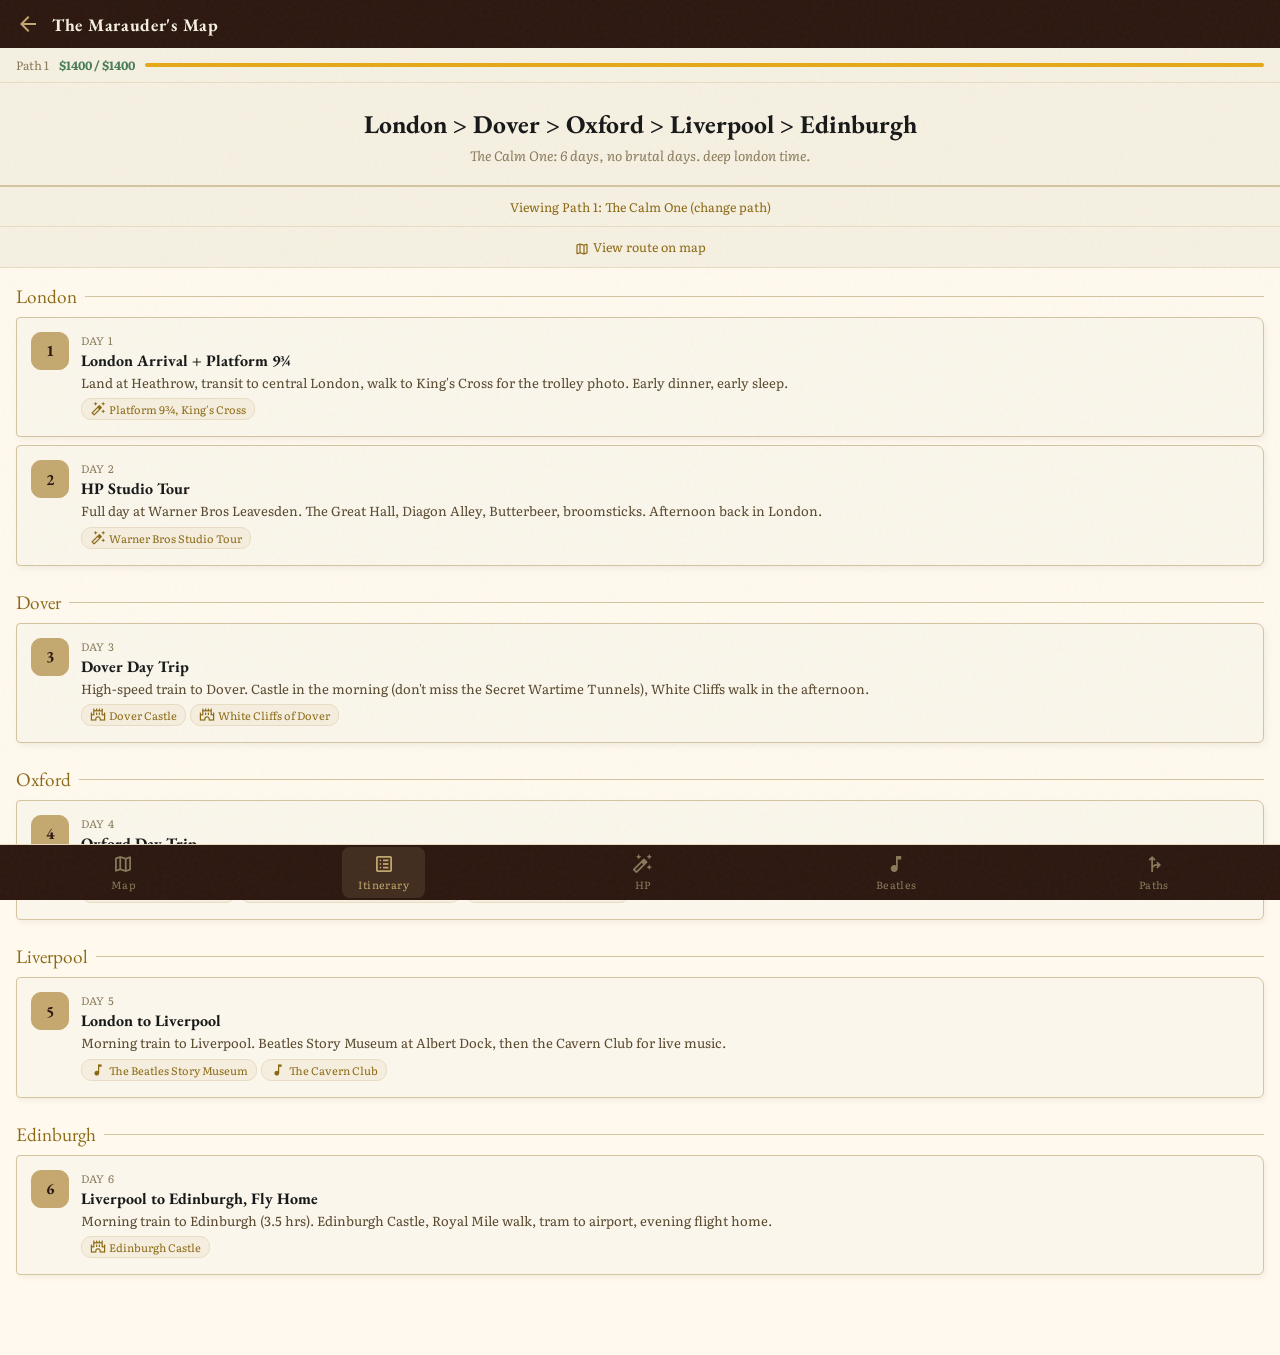
<file: city.html>
<!DOCTYPE html>
<html lang="en" data-theme="hp">
<head>
  <meta charset="UTF-8">
  <meta name="viewport" content="width=device-width, initial-scale=1.0">
  <title>City - Luciano UK</title>
  <link rel="stylesheet" href="styles/base.css">
  <link rel="manifest" href="manifest.json">
  <style>
    .city-header {
      background: var(--bg-card-alt);
      padding: 24px var(--page-pad) 20px;
      border-bottom: 2px solid var(--border);
    }
    .city-header h2 {
      font-family: var(--font-display);
      font-size: 1.6rem;
      margin-bottom: 4px;
    }
    .city-header .city-sub {
      font-size: 0.85rem;
      color: var(--text-muted);
      font-style: italic;
    }
  </style>
</head>
<body>
  <header class="top-bar">
    <a id="back-link" href="map.html" class="back-btn"><span class="mi">arrow_back</span></a>
    <h1 id="page-title">City</h1>
    <span class="creator-badge">Creator</span>
  </header>

  <div class="city-header" id="city-header"></div>

  <h2 class="section-header">Activities</h2>
  <div id="activity-list"></div>

  <div style="height: 72px;"></div>

  <nav class="bottom-nav">
    <a href="index.html"><span class="mi">map</span>Map</a>
    <a href="map.html"><span class="mi">list_alt</span>Itinerary</a>
    <a href="wizarding.html"><span class="mi">auto_fix_high</span>HP</a>
    <a href="backstage.html"><span class="mi">music_note</span>Beatles</a>
    <a href="paths.html"><span class="mi">fork_right</span>Paths</a>
  </nav>

  <script src="data.js"></script>
  <script src="app.js"></script>
  <script>
    var params = new URLSearchParams(window.location.search);
    var cityId = params.get('id');
    var from = params.get('from') || 'map';
    var cityName = CITY_NAMES[cityId];

    document.getElementById('back-link').href = from + '.html';

    if (!cityName) {
      window.location.href = 'map.html';
    } else {
      document.getElementById('page-title').textContent = cityName;
      document.title = cityName + ' - Luciano UK';

      // Find activities in this city
      var cityActivities = TRIP.activities.filter(function(a) {
        return a.location.toLowerCase().includes(cityId);
      });

      // Count days in this city for current path
      var pathId = getCurrentPath();
      var path = TRIP.paths.find(function(p) { return p.id === pathId; });
      var daysHere = path ? path.days.filter(function(d) { return d.city === cityId; }).length : 0;

      document.getElementById('city-header').innerHTML =
        '<h2>' + cityName + '</h2>' +
        '<p class="city-sub">' + daysHere + ' day' + (daysHere !== 1 ? 's' : '') + ' here on Path ' + pathId + ', ' + cityActivities.length + ' activities</p>';

      document.getElementById('activity-list').innerHTML =
        cityActivities.map(function(a) { return App.renderActivityCard(a); }).join('');
    }

    App.init();
  </script>
</body>
</html>
</file>
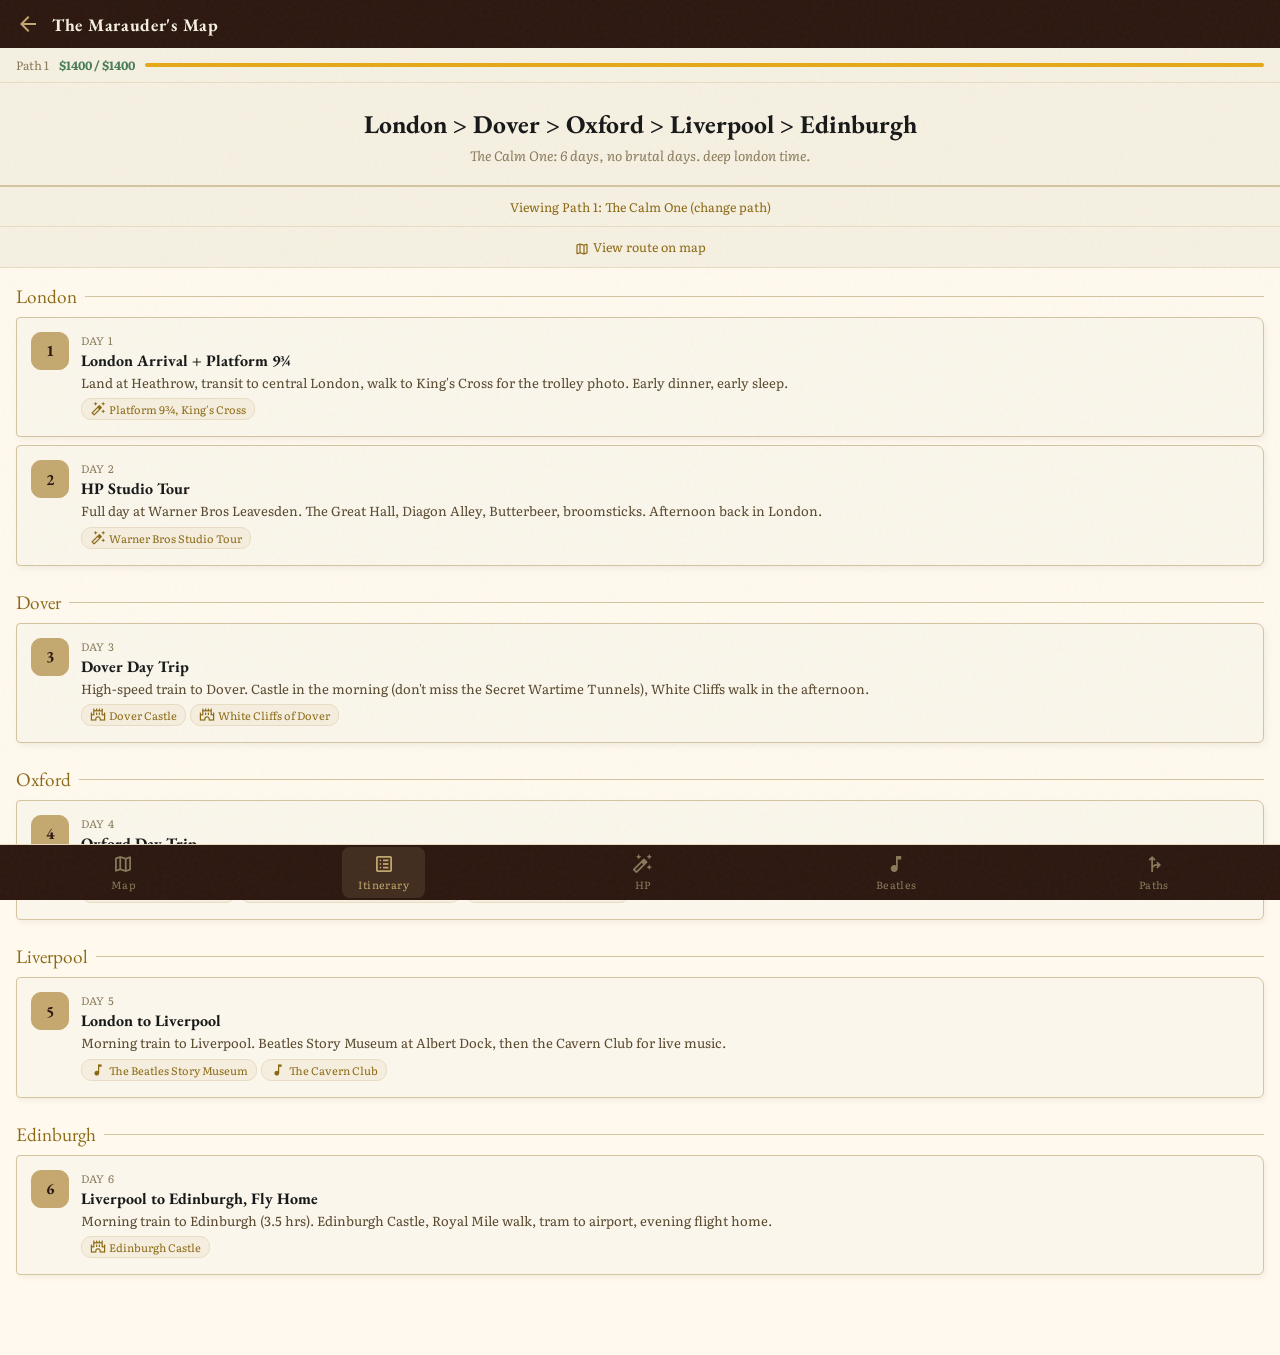
<file: map.html>
<!DOCTYPE html>
<html lang="en" data-theme="hp">
<head>
  <meta charset="UTF-8">
  <meta name="viewport" content="width=device-width, initial-scale=1.0">
  <title>The Marauder's Map - Luciano UK</title>
  <link rel="stylesheet" href="styles/base.css">
  <link rel="manifest" href="manifest.json">
  <meta name="theme-color" content="#fff9ee">
  <style>
    .map-hero {
      background: var(--bg-card-alt);
      padding: 24px var(--page-pad) 20px;
      text-align: center;
      border-bottom: 2px solid var(--border);
    }
    .map-hero h2 {
      font-family: var(--font-display);
      font-size: 1.6rem;
      margin-bottom: 4px;
    }
    .map-hero .map-sub {
      font-size: 0.85rem;
      color: var(--text-muted);
      font-style: italic;
    }
    .path-link {
      display: block;
      text-align: center;
      padding: 10px;
      font-family: var(--font-meta);
      font-size: 0.78rem;
      color: var(--accent-strong);
      text-decoration: none;
      background: var(--bg-card-alt);
      border-bottom: 1px solid var(--border-subtle);
    }
    .path-link:active { background: var(--bg-card); }
    .city-divider {
      font-family: var(--font-display);
      font-size: 1.2rem;
      padding: 16px var(--page-pad) 8px;
      color: var(--accent-strong);
      display: flex;
      align-items: center;
      gap: 8px;
    }
    .city-divider::after {
      content: '';
      flex: 1;
      height: 1px;
      background: var(--border);
    }
    .day-activity-tag {
      display: inline-flex;
      align-items: center;
      gap: 3px;
      font-family: var(--font-meta);
      font-size: 0.68rem;
      color: var(--accent-strong);
      background: color-mix(in srgb, var(--accent) 10%, transparent);
      padding: 2px 8px;
      border-radius: 10px;
      margin-top: 6px;
      margin-right: 4px;
      border: 1px solid var(--border-subtle);
    }
  </style>
</head>
<body data-page="map.html">
  <header class="top-bar">
    <a href="index.html" class="back-btn"><span class="mi">arrow_back</span></a>
    <h1>The Marauder's Map</h1>
  </header>

  <div class="budget-bar" id="budget-bar"></div>

  <div class="map-hero" id="map-hero"></div>

  <a href="paths.html" class="path-link" id="path-link"></a>

  <a href="route.html" class="path-link" style="border-bottom: 1px solid var(--border-subtle);">
    <span class="mi mi-xs">map</span> View route on map
  </a>

  <div id="map-content"></div>

  <div style="height: 72px;"></div>

  <nav class="bottom-nav">
    <a href="index.html"><span class="mi">map</span>Map</a>
    <a href="map.html" class="active"><span class="mi">list_alt</span>Itinerary</a>
    <a href="wizarding.html"><span class="mi">auto_fix_high</span>HP</a>
    <a href="backstage.html"><span class="mi">music_note</span>Beatles</a>
    <a href="paths.html"><span class="mi">fork_right</span>Paths</a>
  </nav>

  <script src="data.js"></script>
  <script src="app.js"></script>
  <script>
    function renderMap() {
      var pathId = getCurrentPath();
      var path = TRIP.paths.find(function(p) { return p.id === pathId; });
      if (!path) return;

      var hero = document.getElementById('map-hero');
      var cityRoute = path.cities.map(function(c) { return CITY_NAMES[c]; }).join(' > ');
      var dayCount = path.days.length;
      hero.innerHTML = '<h2>' + cityRoute + '</h2>' +
        '<p class="map-sub">' + path.name + ': ' + dayCount + ' days, ' + path.tagline.toLowerCase() + '</p>';

      document.getElementById('path-link').textContent =
        'Viewing Path ' + pathId + ': ' + path.name + ' (change path)';

      var content = document.getElementById('map-content');
      var html = '';
      var currentCity = '';

      path.days.forEach(function(day) {
        if (day.city !== currentCity) {
          currentCity = day.city;
          html += '<div class="city-divider">' + CITY_NAMES[day.city] + '</div>';
        }

        var hasActivities = day.activities.length > 0;
        var tagHtml = '';
        day.activities.forEach(function(aId) {
          var a = getActivity(aId);
          if (!a) return;
          var cat = CATEGORY_LABELS[a.category];
          tagHtml += '<span class="day-activity-tag"><span class="mi mi-xs">' + cat.icon + '</span> ' + a.title + '</span>';
        });

        html += '<div class="day-card ' + (hasActivities ? 'has-activities' : '') + '">' +
          '<div class="day-num">' + day.day + '</div>' +
          '<div class="day-content">' +
            '<div class="day-label">Day ' + day.day + '</div>' +
            '<div class="day-title">' + day.title + '</div>' +
            '<div class="day-desc">' + day.description + '</div>' +
            '<div class="day-activities">' + tagHtml + '</div>' +
          '</div>' +
        '</div>';
      });

      content.innerHTML = html;
    }

    App.init();
    App.renderBudgetBar();
    renderMap();
  </script>
</body>
</html>
</file>
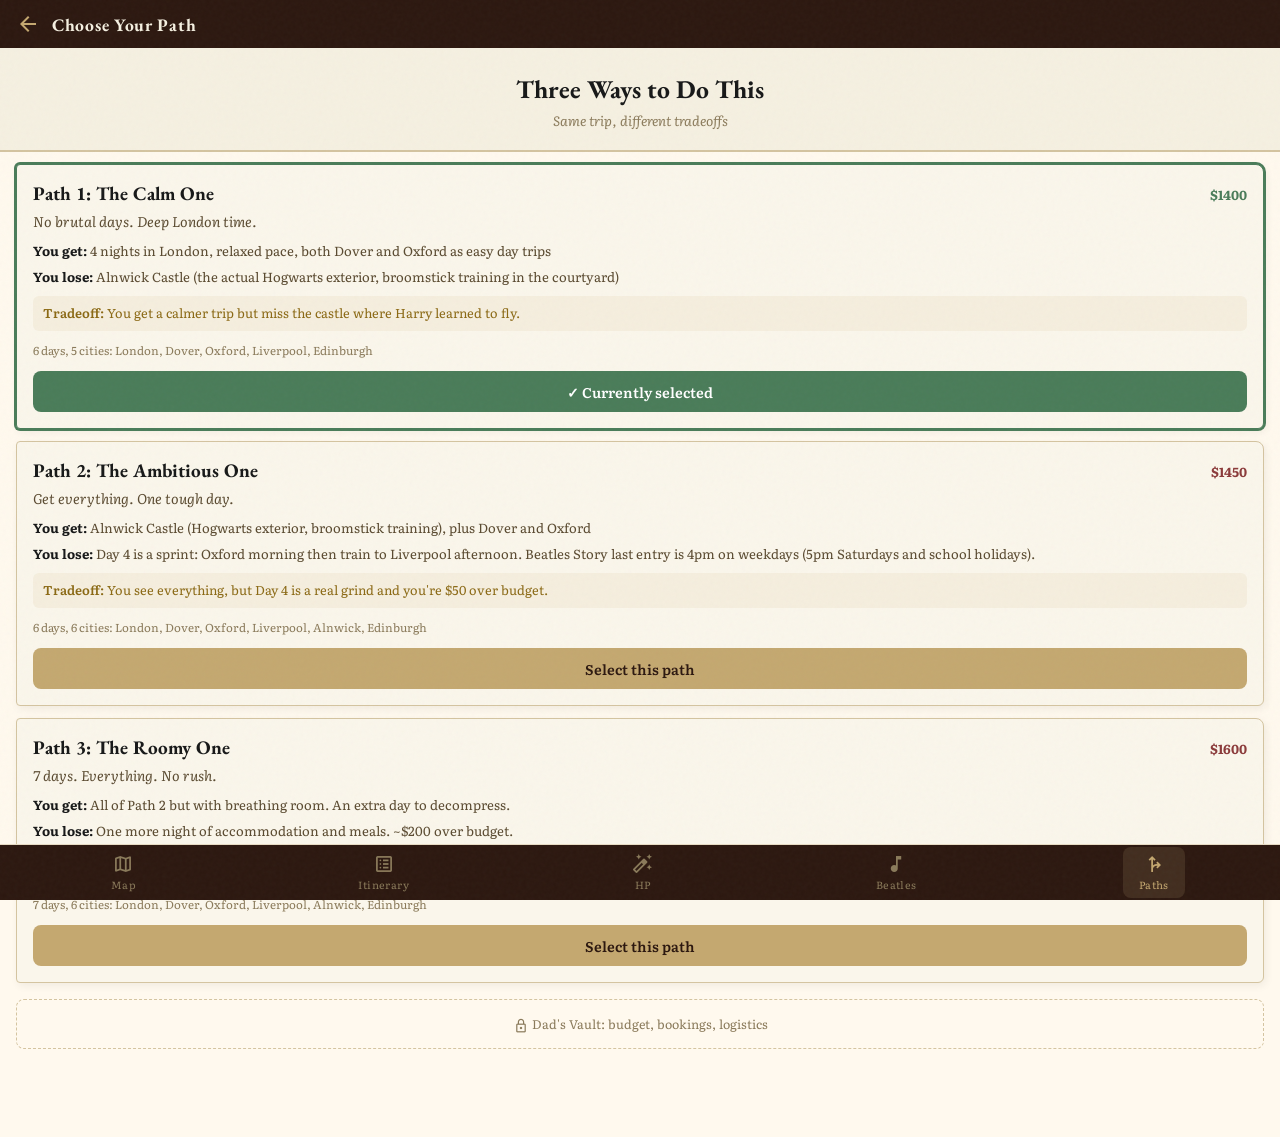
<file: paths.html>
<!DOCTYPE html>
<html lang="en" data-theme="hp">
<head>
  <meta charset="UTF-8">
  <meta name="viewport" content="width=device-width, initial-scale=1.0">
  <title>Choose Your Path - Luciano UK</title>
  <link rel="stylesheet" href="styles/base.css">
  <link rel="manifest" href="manifest.json">
  <meta name="theme-color" content="#fff9ee">
  <style>
    .paths-hero {
      background: var(--bg-card-alt);
      padding: 24px var(--page-pad) 20px;
      text-align: center;
      border-bottom: 2px solid var(--border);
    }
    .paths-hero h2 {
      font-family: var(--font-display);
      font-size: 1.6rem;
      margin-bottom: 4px;
    }
    .paths-hero .paths-sub {
      font-size: 0.85rem;
      color: var(--text-muted);
      font-style: italic;
    }
    .path-card {
      background: var(--bg-card);
      border: 1px solid var(--border);
      border-radius: 4px 8px 6px 4px;
      margin: 12px var(--page-pad);
      padding: 16px;
      box-shadow: 2px 3px 8px rgba(0,0,0,0.06);
      cursor: pointer;
      transition: transform 0.15s, box-shadow 0.15s;
    }
    .path-card:active { transform: scale(0.98); }
    .path-card.active {
      border-color: var(--success);
      box-shadow: 0 0 0 2px var(--success), 2px 3px 8px rgba(0,0,0,0.06);
    }
    .path-card .path-header {
      display: flex;
      justify-content: space-between;
      align-items: baseline;
      margin-bottom: 4px;
    }
    .path-card .path-name {
      font-family: var(--font-display);
      font-size: 1.2rem;
      font-weight: 700;
    }
    .path-card .path-budget {
      font-family: var(--font-meta);
      font-size: 0.82rem;
      font-weight: 700;
    }
    .path-card .path-budget.over { color: var(--danger); }
    .path-card .path-budget.ok { color: var(--success); }
    .path-card .path-tagline {
      font-size: 0.88rem;
      color: var(--text-secondary);
      font-style: italic;
      margin-bottom: 10px;
    }
    .path-card .path-detail {
      font-size: 0.82rem;
      line-height: 1.5;
      color: var(--text-secondary);
      margin-bottom: 6px;
    }
    .path-card .path-detail strong {
      color: var(--text);
    }
    .path-card .path-tradeoff {
      font-size: 0.8rem;
      color: var(--accent-strong);
      background: color-mix(in srgb, var(--accent) 10%, transparent);
      padding: 8px 10px;
      border-radius: 6px;
      margin-top: 10px;
      line-height: 1.45;
    }
    .path-card .path-tradeoff::before { content: "Tradeoff: "; font-weight: 600; }
    .path-card .path-days {
      font-family: var(--font-meta);
      font-size: 0.72rem;
      color: var(--text-muted);
      margin-top: 10px;
    }
    .path-card .select-btn {
      display: block;
      width: 100%;
      margin-top: 12px;
      padding: 10px;
      background: var(--accent);
      color: var(--nav-bg);
      border: none;
      border-radius: 8px;
      font-family: var(--font-body);
      font-size: 0.88rem;
      font-weight: 600;
      cursor: pointer;
    }
    .path-card .select-btn:active { opacity: 0.85; }
    .path-card.active .select-btn {
      background: var(--success);
      color: #fff;
    }
    .logistics-link {
      display: block;
      text-align: center;
      padding: 14px;
      margin: 16px var(--page-pad);
      font-family: var(--font-meta);
      font-size: 0.78rem;
      color: var(--text-muted);
      text-decoration: none;
      border: 1px dashed var(--border);
      border-radius: 8px;
    }
    .logistics-link:active { background: var(--bg-card-alt); }
  </style>
</head>
<body data-page="paths.html">
  <header class="top-bar">
    <a href="map.html" class="back-btn"><span class="mi">arrow_back</span></a>
    <h1>Choose Your Path</h1>
  </header>

  <div class="paths-hero">
    <h2>Three Ways to Do This</h2>
    <p class="paths-sub">Same trip, different tradeoffs</p>
  </div>

  <div id="paths-list"></div>

  <a href="vault.html" class="logistics-link">
    <span class="mi mi-xs">lock</span> Dad's Vault: budget, bookings, logistics
  </a>

  <div style="height: 72px;"></div>

  <nav class="bottom-nav">
    <a href="index.html"><span class="mi">map</span>Map</a>
    <a href="map.html"><span class="mi">list_alt</span>Itinerary</a>
    <a href="wizarding.html"><span class="mi">auto_fix_high</span>HP</a>
    <a href="backstage.html"><span class="mi">music_note</span>Beatles</a>
    <a href="paths.html" class="active"><span class="mi">fork_right</span>Paths</a>
  </nav>

  <script src="data.js"></script>
  <script src="app.js"></script>
  <script>
    function renderPaths() {
      const currentPath = getCurrentPath();
      const list = document.getElementById('paths-list');
      let html = '';

      TRIP.paths.forEach(function(p) {
        const isActive = p.id === currentPath;
        const overBudget = p.budget > TRIP.meta.budget;
        html += '<div class="path-card ' + (isActive ? 'active' : '') + '" data-path="' + p.id + '">' +
          '<div class="path-header">' +
            '<span class="path-name">Path ' + p.id + ': ' + p.name + '</span>' +
            '<span class="path-budget ' + (overBudget ? 'over' : 'ok') + '">$' + p.budget + '</span>' +
          '</div>' +
          '<div class="path-tagline">' + p.tagline + '</div>' +
          '<div class="path-detail"><strong>You get:</strong> ' + p.gain + '</div>' +
          '<div class="path-detail"><strong>You lose:</strong> ' + p.lose + '</div>' +
          '<div class="path-tradeoff">' + p.tradeoff + '</div>' +
          '<div class="path-days">' + p.days.length + ' days, ' + p.cities.length + ' cities: ' + p.cities.map(function(c) { return CITY_NAMES[c]; }).join(', ') + '</div>' +
          '<button class="select-btn" onclick="selectPath(' + p.id + ')">' + (isActive ? '✓ Currently selected' : 'Select this path') + '</button>' +
        '</div>';
      });

      list.innerHTML = html;
    }

    function selectPath(id) {
      setCurrentPath(id);
      renderPaths();
    }

    App.init();
    renderPaths();
  </script>
</body>
</html>
</file>
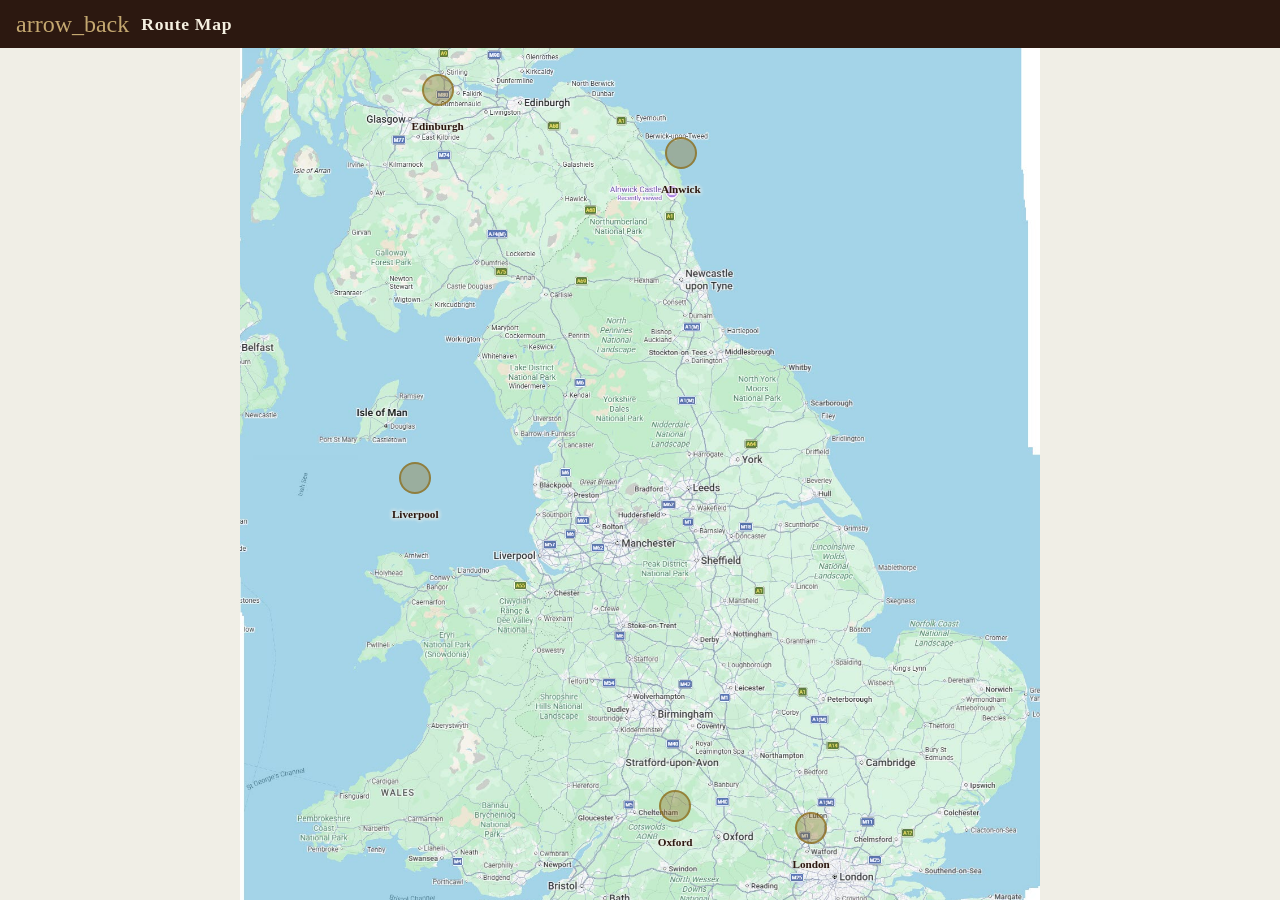
<file: route.html>
<!DOCTYPE html>
<html lang="en">
<head>
  <meta charset="UTF-8">
  <meta name="viewport" content="width=device-width, initial-scale=1.0">
  <title>Route Map - Luciano UK</title>
  <link rel="manifest" href="manifest.json">
  <meta name="theme-color" content="#f0eee6">
  <style>
    * { margin: 0; padding: 0; box-sizing: border-box; }
    html, body {
      height: 100%;
      height: 100dvh;
      overflow: hidden;
      background: #f0eee6;
    }
    .top-bar {
      position: fixed;
      top: 0;
      left: 0;
      right: 0;
      z-index: 100;
      background: #2c1810;
      color: #f5f0e1;
      padding: 0 16px;
      height: 48px;
      display: flex;
      align-items: center;
      gap: 12px;
    }
    .top-bar a {
      color: #c4a870;
      text-decoration: none;
      display: flex;
      align-items: center;
      font-family: 'Material Symbols Outlined';
      font-size: 24px;
    }
    .top-bar h1 {
      font-family: 'EB Garamond', Georgia, serif;
      font-size: 1.1rem;
      letter-spacing: 0.04em;
      flex: 1;
    }
    @import url('https://fonts.googleapis.com/css2?family=EB+Garamond:wght@400;600;700&family=Material+Symbols+Outlined:opsz,wght,FILL,GRAD@24,400,0,0&display=swap');

    .map-container {
      position: relative;
      width: 100%;
      height: 100%;
      padding-top: 48px;
      display: flex;
      align-items: flex-start;
      justify-content: center;
      overflow: auto;
      -webkit-overflow-scrolling: touch;
    }
    .map-wrap {
      position: relative;
      width: 100%;
      max-width: 800px;
    }
    .map-wrap img {
      width: 100%;
      height: auto;
      display: block;
    }

    /* City hotspots */
    .hotspot {
      position: absolute;
      width: 44px;
      height: 44px;
      margin-left: -22px;
      margin-top: -22px;
      border-radius: 50%;
      cursor: pointer;
      -webkit-tap-highlight-color: transparent;
      z-index: 2;
      text-decoration: none;
    }
    .hotspot::before {
      content: '';
      position: absolute;
      inset: 6px;
      border-radius: 50%;
      background: rgba(139, 105, 20, 0.35);
      border: 2px solid rgba(139, 105, 20, 0.7);
      animation: pulse 2s ease-in-out infinite;
    }
    .hotspot:active::before {
      background: rgba(139, 105, 20, 0.6);
    }
    @keyframes pulse {
      0%, 100% { transform: scale(1); opacity: 1; }
      50% { transform: scale(1.15); opacity: 0.7; }
    }

    .hotspot .hotspot-label {
      position: absolute;
      bottom: -20px;
      left: 50%;
      transform: translateX(-50%);
      font-family: 'EB Garamond', Georgia, serif;
      font-size: 0.7rem;
      font-weight: 700;
      color: #2c1810;
      white-space: nowrap;
      text-shadow: 0 0 4px #f0eee6, 0 0 4px #f0eee6, 0 0 4px #f0eee6;
      pointer-events: none;
    }

    /* Edinburgh */
    .hs-edinburgh { left: 24.7%; top: 4.6%; }
    /* Alnwick Castle */
    .hs-alnwick { left: 55.1%; top: 11.4%; }
    /* Liverpool */
    .hs-liverpool { left: 21.9%; top: 46.8%; }
    /* Oxford */
    .hs-oxford { left: 54.4%; top: 82.5%; }
    /* London */
    .hs-london { left: 71.4%; top: 84.9%; }
  </style>
</head>
<body>
  <header class="top-bar">
    <a href="map.html" class="back-btn">arrow_back</a>
    <h1>Route Map</h1>
  </header>

  <div class="map-container">
    <div class="map-wrap">
      <img src="route-map.jpg" alt="UK Route Map">
      <a href="city.html?id=edinburgh&from=route" class="hotspot hs-edinburgh" aria-label="Edinburgh">
        <span class="hotspot-label">Edinburgh</span>
      </a>
      <a href="city.html?id=alnwick&from=route" class="hotspot hs-alnwick" aria-label="Alnwick Castle">
        <span class="hotspot-label">Alnwick</span>
      </a>
      <a href="city.html?id=liverpool&from=route" class="hotspot hs-liverpool" aria-label="Liverpool">
        <span class="hotspot-label">Liverpool</span>
      </a>
      <a href="city.html?id=oxford&from=route" class="hotspot hs-oxford" aria-label="Oxford">
        <span class="hotspot-label">Oxford</span>
      </a>
      <a href="city.html?id=london&from=route" class="hotspot hs-london" aria-label="London">
        <span class="hotspot-label">London</span>
      </a>
    </div>
  </div>
</body>
</html>
</file>
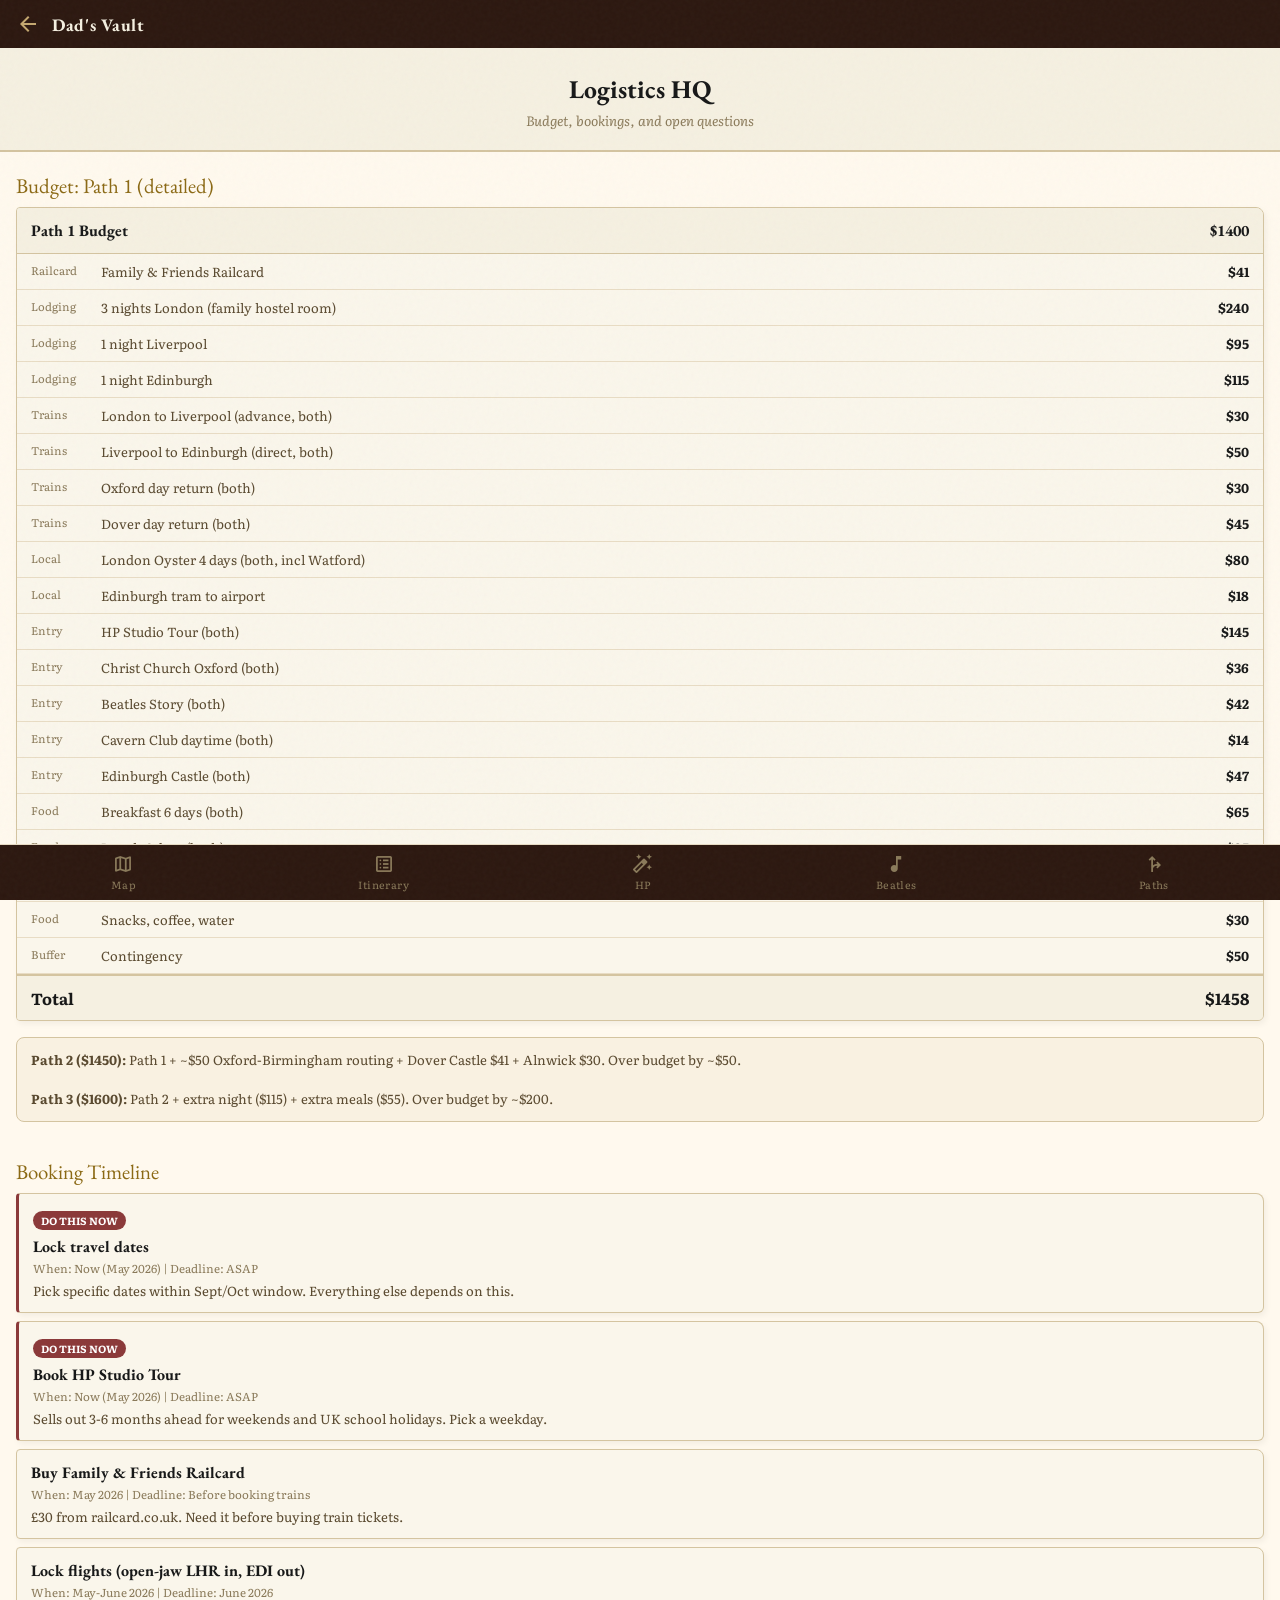
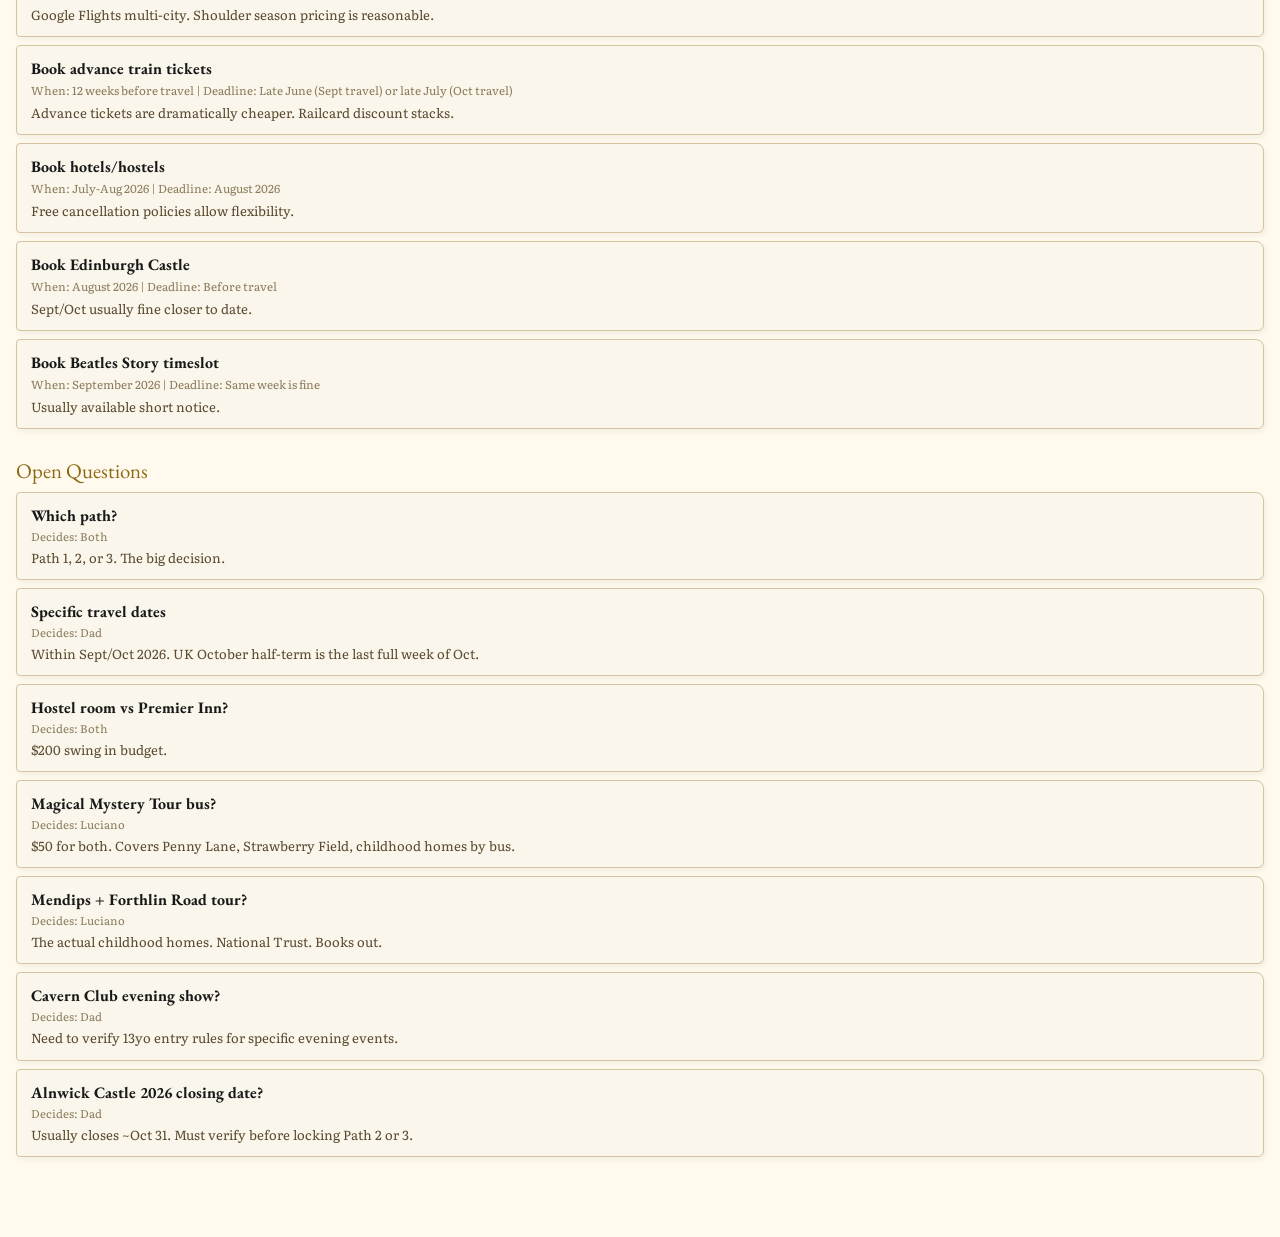
<file: vault.html>
<!DOCTYPE html>
<html lang="en" data-theme="hp">
<head>
  <meta charset="UTF-8">
  <meta name="viewport" content="width=device-width, initial-scale=1.0">
  <title>Dad's Vault - Luciano UK</title>
  <link rel="stylesheet" href="styles/base.css">
  <link rel="manifest" href="manifest.json">
  <meta name="theme-color" content="#fff9ee">
  <style>
    .vault-hero {
      background: var(--bg-card-alt);
      padding: 24px var(--page-pad) 20px;
      text-align: center;
      border-bottom: 2px solid var(--border);
    }
    .vault-hero h2 {
      font-family: var(--font-display);
      font-size: 1.6rem;
      margin-bottom: 4px;
    }
    .vault-hero .vault-sub {
      font-size: 0.85rem;
      color: var(--text-muted);
      font-style: italic;
    }
    .section-title {
      font-family: var(--font-display);
      font-size: 1.3rem;
      padding: 20px var(--page-pad) 8px;
      color: var(--accent-strong);
    }
    .budget-table {
      margin: 0 var(--page-pad) 16px;
      background: var(--bg-card);
      border: 1px solid var(--border);
      border-radius: 4px 8px 6px 4px;
      overflow: hidden;
      box-shadow: 2px 3px 6px rgba(0,0,0,0.05);
    }
    .budget-table .bt-header {
      display: flex;
      justify-content: space-between;
      padding: 12px 14px;
      background: var(--bg-card-alt);
      border-bottom: 1px solid var(--border);
      font-family: var(--font-display);
      font-weight: 700;
    }
    .budget-table .bt-row {
      display: flex;
      justify-content: space-between;
      padding: 8px 14px;
      font-size: 0.82rem;
      border-bottom: 1px solid var(--border-subtle);
    }
    .budget-table .bt-row:last-child { border-bottom: none; }
    .budget-table .bt-row .bt-item { color: var(--text-secondary); flex: 1; }
    .budget-table .bt-row .bt-cat {
      font-family: var(--font-meta);
      font-size: 0.7rem;
      color: var(--text-muted);
      width: 70px;
      flex-shrink: 0;
    }
    .budget-table .bt-row .bt-cost {
      font-family: var(--font-meta);
      font-weight: 700;
      color: var(--text);
      width: 60px;
      text-align: right;
      flex-shrink: 0;
    }
    .budget-table .bt-total {
      display: flex;
      justify-content: space-between;
      padding: 10px 14px;
      background: var(--bg-card-alt);
      border-top: 2px solid var(--border);
      font-weight: 700;
    }
    .budget-summary {
      margin: 0 var(--page-pad) 16px;
      padding: 12px 14px;
      background: color-mix(in srgb, var(--accent) 10%, transparent);
      border: 1px solid var(--border);
      border-radius: 8px;
      font-size: 0.82rem;
      color: var(--text-secondary);
      line-height: 1.5;
    }
    .booking-card {
      background: var(--bg-card);
      border: 1px solid var(--border);
      border-radius: 4px 8px 6px 4px;
      margin: 0 var(--page-pad) 8px;
      padding: 12px 14px;
      box-shadow: 2px 3px 6px rgba(0,0,0,0.05);
    }
    .booking-card.urgent { border-left: 3px solid var(--danger); }
    .booking-card .bk-what {
      font-family: var(--font-display);
      font-size: 1rem;
      font-weight: 700;
      margin-bottom: 2px;
    }
    .booking-card .bk-when {
      font-family: var(--font-meta);
      font-size: 0.72rem;
      color: var(--text-muted);
      margin-bottom: 4px;
    }
    .booking-card .bk-notes {
      font-size: 0.82rem;
      color: var(--text-secondary);
      line-height: 1.45;
    }
    .booking-card .bk-urgent-tag {
      display: inline-block;
      font-family: var(--font-meta);
      font-size: 0.65rem;
      font-weight: 700;
      color: #fff;
      background: var(--danger);
      padding: 2px 8px;
      border-radius: 10px;
      margin-bottom: 6px;
      text-transform: uppercase;
    }
    .question-card {
      background: var(--bg-card);
      border: 1px solid var(--border);
      border-radius: 4px 8px 6px 4px;
      margin: 0 var(--page-pad) 8px;
      padding: 12px 14px;
      box-shadow: 2px 3px 6px rgba(0,0,0,0.05);
    }
    .question-card .oq-q {
      font-family: var(--font-display);
      font-size: 1rem;
      font-weight: 700;
      margin-bottom: 2px;
    }
    .question-card .oq-who {
      font-family: var(--font-meta);
      font-size: 0.7rem;
      color: var(--text-muted);
      margin-bottom: 4px;
    }
    .question-card .oq-notes {
      font-size: 0.82rem;
      color: var(--text-secondary);
      line-height: 1.45;
    }
  </style>
</head>
<body data-page="vault.html">
  <header class="top-bar">
    <a href="paths.html" class="back-btn"><span class="mi">arrow_back</span></a>
    <h1>Dad's Vault</h1>
  </header>

  <div class="vault-hero">
    <h2>Logistics HQ</h2>
    <p class="vault-sub">Budget, bookings, and open questions</p>
  </div>

  <div class="section-title">Budget: Path 1 (detailed)</div>
  <div class="budget-table" id="budget-table"></div>

  <div class="budget-summary" id="budget-notes"></div>

  <div class="section-title">Booking Timeline</div>
  <div id="bookings-list"></div>

  <div class="section-title">Open Questions</div>
  <div id="questions-list"></div>

  <div style="height: 72px;"></div>

  <nav class="bottom-nav">
    <a href="index.html"><span class="mi">map</span>Map</a>
    <a href="map.html"><span class="mi">list_alt</span>Itinerary</a>
    <a href="wizarding.html"><span class="mi">auto_fix_high</span>HP</a>
    <a href="backstage.html"><span class="mi">music_note</span>Beatles</a>
    <a href="paths.html"><span class="mi">fork_right</span>Paths</a>
  </nav>

  <script src="data.js"></script>
  <script src="app.js"></script>
  <script>
    function renderVault() {
      // Budget table (Path 1 detailed breakdown)
      var bt = document.getElementById('budget-table');
      var b = TRIP.budget.path1;
      var rows = '';
      var runningTotal = 0;
      b.items.forEach(function(item) {
        runningTotal += item.usd;
        rows += '<div class="bt-row">' +
          '<span class="bt-cat">' + item.category + '</span>' +
          '<span class="bt-item">' + item.item + '</span>' +
          '<span class="bt-cost">$' + item.usd + '</span>' +
        '</div>';
      });
      bt.innerHTML = '<div class="bt-header"><span>Path 1 Budget</span><span>$' + b.total + '</span></div>' +
        rows +
        '<div class="bt-total"><span>Total</span><span>$' + runningTotal + '</span></div>';

      // Budget notes for paths 2 and 3
      var notes = document.getElementById('budget-notes');
      notes.innerHTML = '<strong>Path 2 ($' + TRIP.budget.path2.total + '):</strong> ' + TRIP.budget.path2.note +
        '<br><br><strong>Path 3 ($' + TRIP.budget.path3.total + '):</strong> ' + TRIP.budget.path3.note;

      // Bookings
      var bList = document.getElementById('bookings-list');
      var bHtml = '';
      TRIP.bookings.forEach(function(b) {
        bHtml += '<div class="booking-card ' + (b.urgent ? 'urgent' : '') + '">' +
          (b.urgent ? '<span class="bk-urgent-tag">Do this now</span>' : '') +
          '<div class="bk-what">' + b.what + '</div>' +
          '<div class="bk-when">When: ' + b.when + ' | Deadline: ' + b.deadline + '</div>' +
          '<div class="bk-notes">' + b.notes + '</div>' +
        '</div>';
      });
      bList.innerHTML = bHtml;

      // Open questions
      var qList = document.getElementById('questions-list');
      var qHtml = '';
      TRIP.openQuestions.forEach(function(q) {
        qHtml += '<div class="question-card">' +
          '<div class="oq-q">' + q.q + '</div>' +
          '<div class="oq-who">Decides: ' + q.who + '</div>' +
          '<div class="oq-notes">' + q.notes + '</div>' +
        '</div>';
      });
      qList.innerHTML = qHtml;
    }

    App.init();
    renderVault();
  </script>
</body>
</html>
</file>
<file: styles/base.css>
@import url('https://fonts.googleapis.com/css2?family=EB+Garamond:ital,wght@0,400;0,600;0,700;1,400&family=Literata:ital,wght@0,400;0,600;1,400&family=Anton&family=Inter:wght@400;600;700&family=Space+Mono:wght@400;700&family=Material+Symbols+Outlined:opsz,wght,FILL,GRAD@24,400,0,0&display=swap');

* { margin: 0; padding: 0; box-sizing: border-box; }

:root {
  --nav-height: 56px;
  --page-pad: 16px;
  --radius: 12px;
  --transition: 0.2s ease;
}

/* HP Theme */
[data-theme="hp"] {
  --bg: #fff9ee;
  --bg-card: #faf6eb;
  --bg-card-alt: #f5f0e1;
  --text: #171818;
  --text-secondary: #5a4a30;
  --text-muted: #8a7a5a;
  --accent: #c4a870;
  --accent-strong: #8b6914;
  --success: #4a7c59;
  --danger: #8b3a3a;
  --border: #d4c4a0;
  --border-subtle: #e8dcc4;
  --nav-bg: #2c1810;
  --nav-text: #f5f0e1;
  --nav-accent: #c4a870;
  --font-display: 'EB Garamond', Georgia, serif;
  --font-body: 'Literata', Georgia, serif;
  --font-meta: 'Literata', Georgia, serif;
  --img-filter: sepia(15%) contrast(1.05);
  --img-filter-hover: sepia(0%) contrast(1.1);
  --noise-opacity: 0.03;
}

/* Beatles Theme */
[data-theme="beatles"] {
  --bg: #0a0a0f;
  --bg-card: #141420;
  --bg-card-alt: #1a1a2e;
  --text: #f0e8f5;
  --text-secondary: #c0b0d5;
  --text-muted: #7a6a90;
  --accent: #ff007a;
  --accent-strong: #ff3399;
  --success: #00c853;
  --danger: #ff1744;
  --border: #2d1050;
  --border-subtle: #1e1035;
  --nav-bg: #050510;
  --nav-text: #f0e8f5;
  --nav-accent: #ff007a;
  --font-display: 'Anton', sans-serif;
  --font-body: 'Inter', system-ui, sans-serif;
  --font-meta: 'Space Mono', monospace;
  --img-filter: saturate(1.2) contrast(1.1);
  --img-filter-hover: saturate(1.4) contrast(1.15) brightness(1.05);
  --noise-opacity: 0;
}

html, body {
  min-height: 100vh;
  min-height: 100dvh;
}

body {
  font-family: var(--font-body);
  background: var(--bg);
  color: var(--text);
  padding-bottom: 0;
  -webkit-font-smoothing: antialiased;
}

/* Noise texture overlay (HP theme) */
body::before {
  content: '';
  position: fixed;
  inset: 0;
  opacity: var(--noise-opacity);
  pointer-events: none;
  z-index: 9999;
  background-image: url("data:image/svg+xml,%3Csvg viewBox='0 0 256 256' xmlns='http://www.w3.org/2000/svg'%3E%3Cfilter id='n'%3E%3CfeTurbulence type='fractalNoise' baseFrequency='0.9' numOctaves='4' stitchTiles='stitch'/%3E%3C/filter%3E%3Crect width='100%25' height='100%25' filter='url(%23n)'/%3E%3C/svg%3E");
}

/* Material icons inline */
.mi {
  font-family: 'Material Symbols Outlined';
  font-size: 24px;
  line-height: 1;
  vertical-align: middle;
  font-weight: normal;
  font-style: normal;
  display: inline-block;
}

.mi-sm { font-size: 18px; }
.mi-xs { font-size: 16px; }

/* Top bar */
.top-bar {
  position: sticky;
  top: 0;
  z-index: 100;
  background: var(--nav-bg);
  color: var(--nav-text);
  padding: 0 var(--page-pad);
  height: 48px;
  display: flex;
  align-items: center;
  gap: 12px;
}

.top-bar .back-btn {
  color: var(--nav-accent);
  text-decoration: none;
  display: flex;
  align-items: center;
}

.top-bar h1 {
  font-family: var(--font-display);
  font-size: 1.1rem;
  letter-spacing: 0.04em;
  flex: 1;
}

[data-theme="beatles"] .top-bar h1 {
  text-transform: uppercase;
  letter-spacing: 0.08em;
}

/* Bottom nav */
.bottom-nav {
  position: fixed;
  bottom: 0;
  left: 0;
  right: 0;
  z-index: 100;
  background: var(--nav-bg);
  height: var(--nav-height);
  display: flex;
  align-items: center;
  justify-content: space-around;
  border-top: 1px solid var(--border-subtle);
}

.bottom-nav a {
  display: flex;
  flex-direction: column;
  align-items: center;
  gap: 2px;
  text-decoration: none;
  color: var(--text-muted);
  font-family: var(--font-meta);
  font-size: 0.65rem;
  letter-spacing: 0.04em;
  padding: 6px 16px;
  border-radius: 8px;
  transition: color var(--transition), background var(--transition);
}

.bottom-nav a.active {
  color: var(--nav-accent);
  background: var(--nav-accent);
  background: color-mix(in srgb, var(--nav-accent) 15%, transparent);
}

.bottom-nav a .mi { font-size: 22px; }

/* Budget bar */
.budget-bar {
  background: var(--bg-card-alt);
  border-bottom: 1px solid var(--border-subtle);
  padding: 8px var(--page-pad);
  display: flex;
  align-items: center;
  gap: 10px;
  font-family: var(--font-meta);
  font-size: 0.75rem;
}

.budget-bar .budget-label {
  color: var(--text-muted);
}

.budget-bar .budget-amount {
  font-weight: 700;
  color: var(--success);
}

.budget-bar .budget-track {
  flex: 1;
  height: 4px;
  background: var(--border);
  border-radius: 2px;
  overflow: hidden;
}

.budget-bar .budget-fill {
  height: 100%;
  background: var(--success);
  border-radius: 2px;
  transition: width 0.3s ease;
}

.budget-bar .budget-fill.warn { background: #e6a817; }
.budget-bar .budget-fill.over { background: var(--danger); }

/* Section headers */
.section-header {
  padding: 20px var(--page-pad) 12px;
  font-family: var(--font-display);
  font-size: 1.4rem;
  color: var(--text);
}

[data-theme="beatles"] .section-header {
  text-transform: uppercase;
  letter-spacing: 0.06em;
}

.section-sub {
  padding: 0 var(--page-pad) 12px;
  font-size: 0.85rem;
  color: var(--text-muted);
}

/* Cards */
.card {
  background: var(--bg-card);
  border: 1px solid var(--border);
  border-radius: var(--radius);
  margin: 0 var(--page-pad) 12px;
  overflow: hidden;
  transition: transform var(--transition), box-shadow var(--transition);
}

.card:active { transform: scale(0.98); }

[data-theme="hp"] .card {
  border-radius: 4px 8px 6px 4px;
  box-shadow: 2px 3px 8px rgba(0,0,0,0.06), 0 1px 2px rgba(0,0,0,0.04);
}

[data-theme="beatles"] .card {
  border-radius: var(--radius);
  position: relative;
}

[data-theme="beatles"] .card::before {
  content: '';
  position: absolute;
  top: 0;
  left: 0;
  right: 0;
  height: 2px;
  background: linear-gradient(90deg, var(--accent), #00e5ff, var(--accent));
  z-index: 1;
}

/* Card media */
.card-media {
  position: relative;
  height: 180px;
  overflow: hidden;
}

.card-media img {
  width: 100%;
  height: 100%;
  object-fit: cover;
  filter: var(--img-filter);
  transition: filter var(--transition);
}

.card:hover .card-media img,
.card:active .card-media img {
  filter: var(--img-filter-hover);
}

.card-media .badge {
  position: absolute;
  top: 8px;
  right: 8px;
  background: var(--nav-bg);
  color: var(--nav-accent);
  padding: 3px 10px;
  border-radius: 20px;
  font-family: var(--font-meta);
  font-size: 0.7rem;
  font-weight: 600;
  display: flex;
  align-items: center;
  gap: 4px;
  backdrop-filter: blur(8px);
  border: 1px solid var(--border-subtle);
}

.card-media .price-tag {
  position: absolute;
  bottom: 8px;
  left: 8px;
  background: var(--success);
  color: #fff;
  padding: 3px 10px;
  border-radius: 20px;
  font-family: var(--font-meta);
  font-size: 0.72rem;
  font-weight: 700;
}

.card-media .price-tag.free {
  background: var(--success);
}

/* Card body */
.card-body {
  padding: 12px 14px 14px;
}

.card-body h3 {
  font-family: var(--font-display);
  font-size: 1.15rem;
  margin-bottom: 2px;
}

[data-theme="beatles"] .card-body h3 {
  text-transform: uppercase;
  letter-spacing: 0.03em;
  font-size: 1.2rem;
}

.card-body .location {
  font-size: 0.78rem;
  color: var(--text-muted);
  margin-bottom: 8px;
  display: flex;
  align-items: center;
  gap: 4px;
}

.card-body .description {
  font-size: 0.88rem;
  line-height: 1.55;
  color: var(--text-secondary);
  margin-bottom: 10px;
}

.card-body .meta-row {
  display: flex;
  gap: 12px;
  font-size: 0.78rem;
  color: var(--text-muted);
  margin-bottom: 10px;
  font-family: var(--font-meta);
}

.card-body .meta-row span {
  display: flex;
  align-items: center;
  gap: 3px;
}

.card-body .tip {
  font-size: 0.8rem;
  color: var(--accent-strong);
  background: color-mix(in srgb, var(--accent) 10%, transparent);
  padding: 8px 10px;
  border-radius: 6px;
  margin-bottom: 10px;
  line-height: 1.45;
}

[data-theme="hp"] .card-body .tip::before { content: "Tip: "; font-weight: 600; }
[data-theme="beatles"] .card-body .tip::before { content: "PRO TIP: "; font-weight: 700; font-family: var(--font-meta); font-size: 0.7rem; }

/* Video toggle */
.video-toggle {
  display: block;
  width: 100%;
  padding: 8px;
  background: color-mix(in srgb, var(--accent) 8%, transparent);
  border: 1px solid var(--border);
  border-radius: 8px;
  color: var(--accent-strong);
  font-family: var(--font-body);
  font-size: 0.82rem;
  font-weight: 600;
  cursor: pointer;
  margin-bottom: 10px;
  text-align: center;
  transition: background var(--transition);
}

.video-toggle:active { background: color-mix(in srgb, var(--accent) 18%, transparent); }

.video-container {
  display: none;
  margin-bottom: 10px;
}

.video-container.open { display: block; }

.video-container iframe {
  width: 100%;
  aspect-ratio: 16/9;
  border: none;
  border-radius: 8px;
}

/* Action buttons */
.actions {
  display: flex;
  gap: 6px;
}

.actions button {
  flex: 1;
  padding: 10px 8px;
  border-radius: 8px;
  border: none;
  font-family: var(--font-body);
  font-size: 0.82rem;
  font-weight: 600;
  cursor: pointer;
  transition: transform 0.1s, box-shadow var(--transition);
  display: flex;
  align-items: center;
  justify-content: center;
  gap: 4px;
}

.actions button:active { transform: scale(0.95); }

.actions .btn-approve { background: var(--success); color: #fff; }
.actions .btn-reject { background: var(--danger); color: #fff; }
.actions .btn-comment { background: var(--bg-card-alt); color: var(--text-secondary); border: 1px solid var(--border); }

[data-theme="beatles"] .actions .btn-approve {
  background: linear-gradient(135deg, #00c853, #69f0ae);
  color: #0a1a0e;
}

[data-theme="beatles"] .actions .btn-reject {
  background: linear-gradient(135deg, #ff1744, #ff6b6b);
}

.comment-box {
  display: none;
  margin-top: 8px;
  gap: 6px;
}

.comment-box.open {
  display: flex;
}

.comment-box input {
  flex: 1;
  padding: 8px 10px;
  border: 1px solid var(--border);
  border-radius: 8px;
  font-family: var(--font-body);
  font-size: 0.82rem;
  background: var(--bg);
  color: var(--text);
}

.comment-box button {
  padding: 8px 14px;
  background: var(--accent);
  color: var(--nav-bg);
  border: none;
  border-radius: 8px;
  font-family: var(--font-body);
  font-weight: 600;
  cursor: pointer;
}

/* City card (for setlist page) */
.city-card {
  display: flex;
  text-decoration: none;
  color: var(--text);
  background: var(--bg-card);
  border: 1px solid var(--border);
  margin: 0 var(--page-pad) 10px;
  border-radius: var(--radius);
  overflow: hidden;
  transition: transform var(--transition);
}

.city-card:active { transform: scale(0.98); }

[data-theme="hp"] .city-card {
  border-radius: 4px 8px 6px 4px;
  box-shadow: 2px 3px 8px rgba(0,0,0,0.06);
}

.city-card .city-img {
  width: 110px;
  flex-shrink: 0;
  object-fit: cover;
  filter: var(--img-filter);
}

.city-card .city-info {
  padding: 14px;
  display: flex;
  flex-direction: column;
  justify-content: center;
  flex: 1;
}

.city-card .city-name {
  font-family: var(--font-display);
  font-size: 1.2rem;
  margin-bottom: 2px;
}

[data-theme="beatles"] .city-card .city-name {
  text-transform: uppercase;
  letter-spacing: 0.04em;
}

.city-card .city-days {
  font-family: var(--font-meta);
  font-size: 0.72rem;
  color: var(--text-muted);
  margin-bottom: 4px;
}

.city-card .city-tagline {
  font-size: 0.82rem;
  color: var(--text-secondary);
}

.city-card .city-count {
  font-family: var(--font-meta);
  font-size: 0.7rem;
  color: var(--accent-strong);
  margin-top: 6px;
}

.city-card .arrow {
  display: flex;
  align-items: center;
  padding-right: 12px;
  color: var(--text-muted);
}

/* Itinerary day cards */
.day-card {
  background: var(--bg-card);
  border: 1px solid var(--border);
  border-radius: var(--radius);
  margin: 0 var(--page-pad) 8px;
  padding: 14px;
  display: flex;
  gap: 12px;
}

[data-theme="hp"] .day-card {
  border-radius: 4px 8px 6px 4px;
  box-shadow: 2px 3px 6px rgba(0,0,0,0.05);
}

.day-card .day-num {
  flex-shrink: 0;
  width: 38px;
  height: 38px;
  border-radius: 10px;
  display: flex;
  align-items: center;
  justify-content: center;
  font-family: var(--font-display);
  font-weight: 700;
  font-size: 1rem;
  background: var(--bg-card-alt);
  color: var(--text-muted);
  border: 1px solid var(--border);
}

.day-card.has-activities .day-num {
  background: var(--accent);
  color: var(--nav-bg);
  border-color: var(--accent);
}

[data-theme="beatles"] .day-card.has-activities .day-num {
  box-shadow: 0 0 10px color-mix(in srgb, var(--accent) 40%, transparent);
}

.day-card .day-content { flex: 1; }

.day-card .day-label {
  font-family: var(--font-meta);
  font-size: 0.68rem;
  color: var(--text-muted);
  text-transform: uppercase;
  letter-spacing: 0.06em;
}

.day-card .day-title {
  font-family: var(--font-display);
  font-weight: 700;
  font-size: 1rem;
  margin-top: 2px;
}

[data-theme="beatles"] .day-card .day-title {
  text-transform: uppercase;
  letter-spacing: 0.03em;
}

.day-card .day-desc {
  font-size: 0.82rem;
  color: var(--text-secondary);
  margin-top: 3px;
  line-height: 1.4;
}

.day-card .day-cost {
  font-family: var(--font-meta);
  font-size: 0.72rem;
  color: var(--accent-strong);
  margin-top: 6px;
}

.day-card .day-city {
  display: inline-block;
  font-family: var(--font-meta);
  font-size: 0.65rem;
  color: var(--text-muted);
  background: var(--bg-card-alt);
  padding: 2px 8px;
  border-radius: 10px;
  margin-top: 6px;
  border: 1px solid var(--border-subtle);
}

/* Empty state */
.empty-state {
  text-align: center;
  padding: 3rem var(--page-pad);
  color: var(--text-muted);
}

.empty-state .mi { font-size: 48px; margin-bottom: 8px; display: block; }

/* Creator mode indicator */
.creator-badge {
  background: var(--accent);
  color: var(--nav-bg);
  font-family: var(--font-meta);
  font-size: 0.6rem;
  font-weight: 700;
  padding: 2px 8px;
  border-radius: 10px;
  letter-spacing: 0.06em;
  text-transform: uppercase;
}

/* Hide actions when not in creator mode */
body:not(.creator-mode) .actions,
body:not(.creator-mode) .comment-box,
body:not(.creator-mode) .creator-badge { display: none; }

/* Approved/rejected visual states */
.card.approved { border-color: var(--success); box-shadow: 0 0 0 1px var(--success); }
.card.rejected { opacity: 0.35; }
body:not(.creator-mode) .card.rejected { display: none; }

/* Urgent / optional badges on cards */
.urgent-badge {
  position: absolute;
  top: 8px;
  left: 8px;
  background: var(--danger);
  color: #fff;
  padding: 3px 10px;
  border-radius: 20px;
  font-family: var(--font-meta);
  font-size: 0.65rem;
  font-weight: 700;
  text-transform: uppercase;
  letter-spacing: 0.04em;
}

.optional-badge {
  display: inline-block;
  font-family: var(--font-meta);
  font-size: 0.6rem;
  font-weight: 700;
  color: var(--text-muted);
  background: var(--bg-card-alt);
  padding: 2px 8px;
  border-radius: 10px;
  vertical-align: middle;
  margin-left: 6px;
  text-transform: uppercase;
  letter-spacing: 0.04em;
  border: 1px solid var(--border-subtle);
}

/* Utilities */
.sr-only {
  position: absolute;
  width: 1px;
  height: 1px;
  overflow: hidden;
  clip: rect(0,0,0,0);
}
</file>
